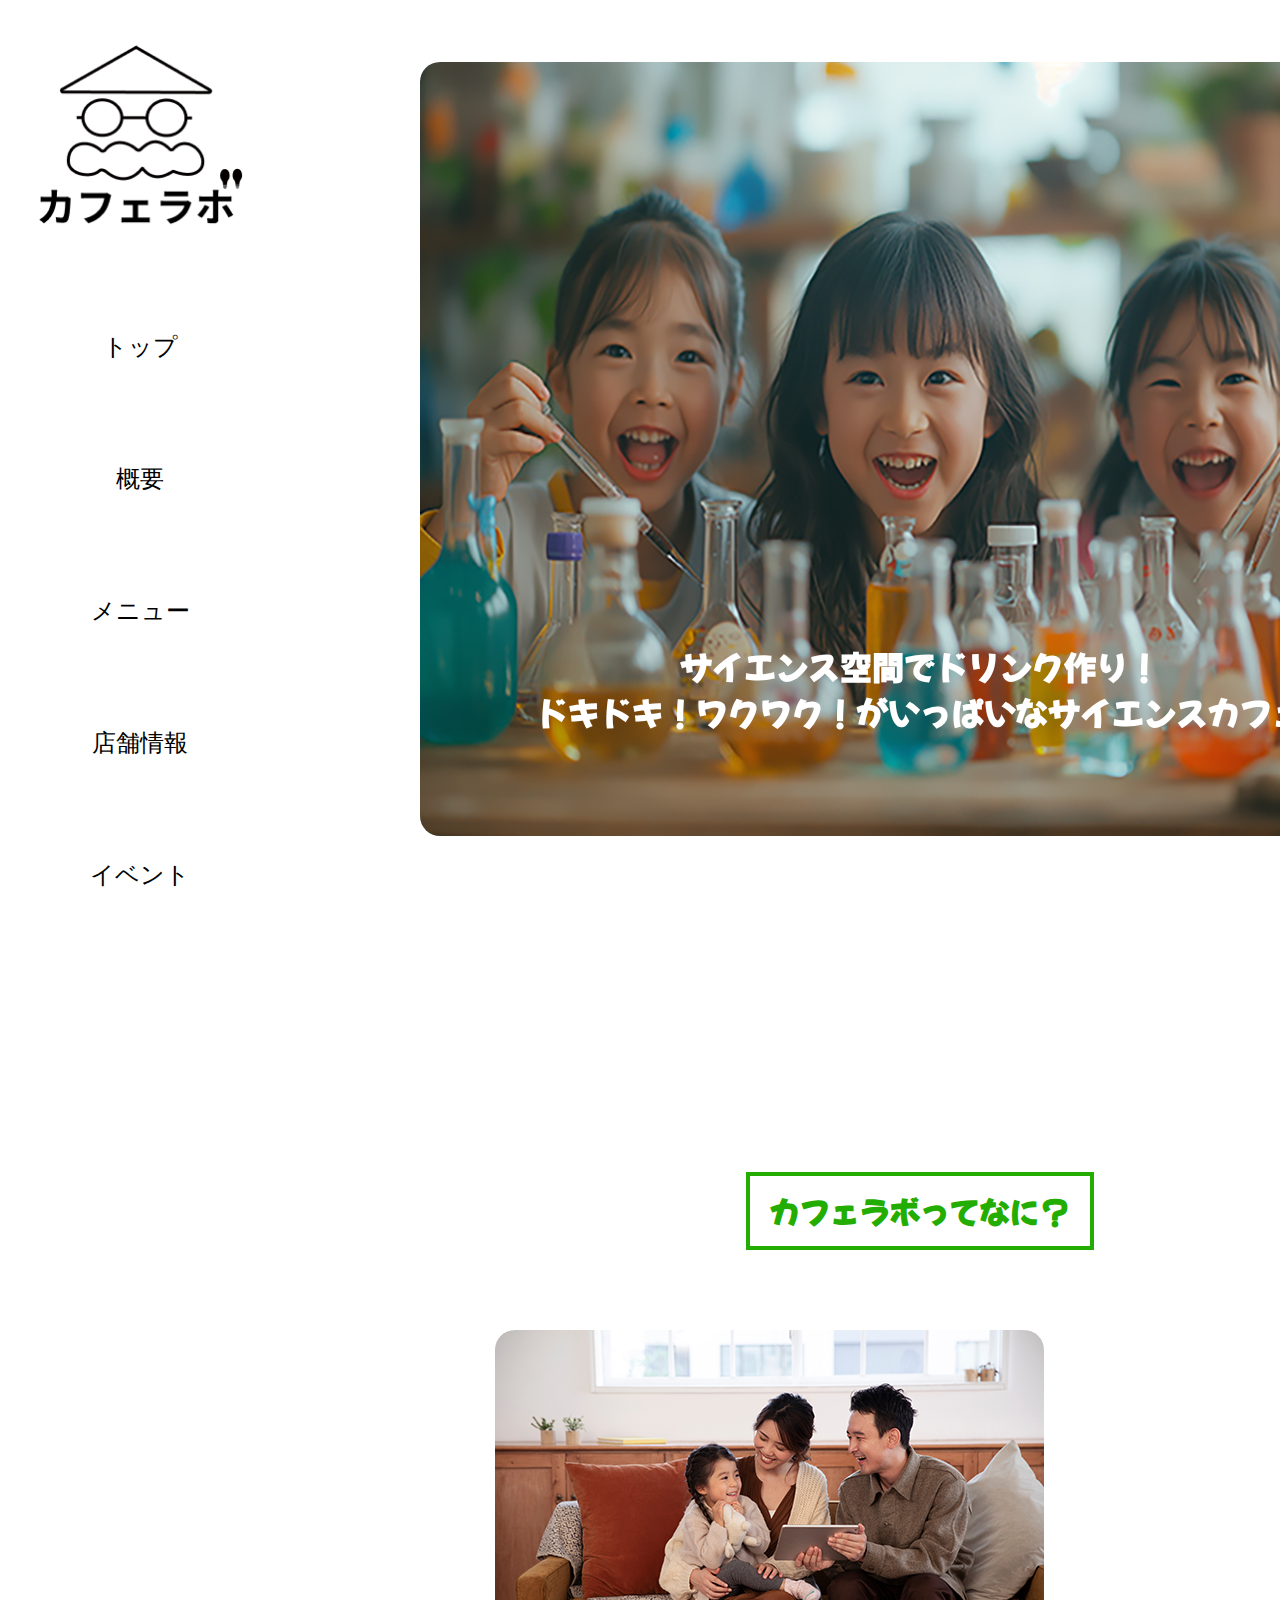
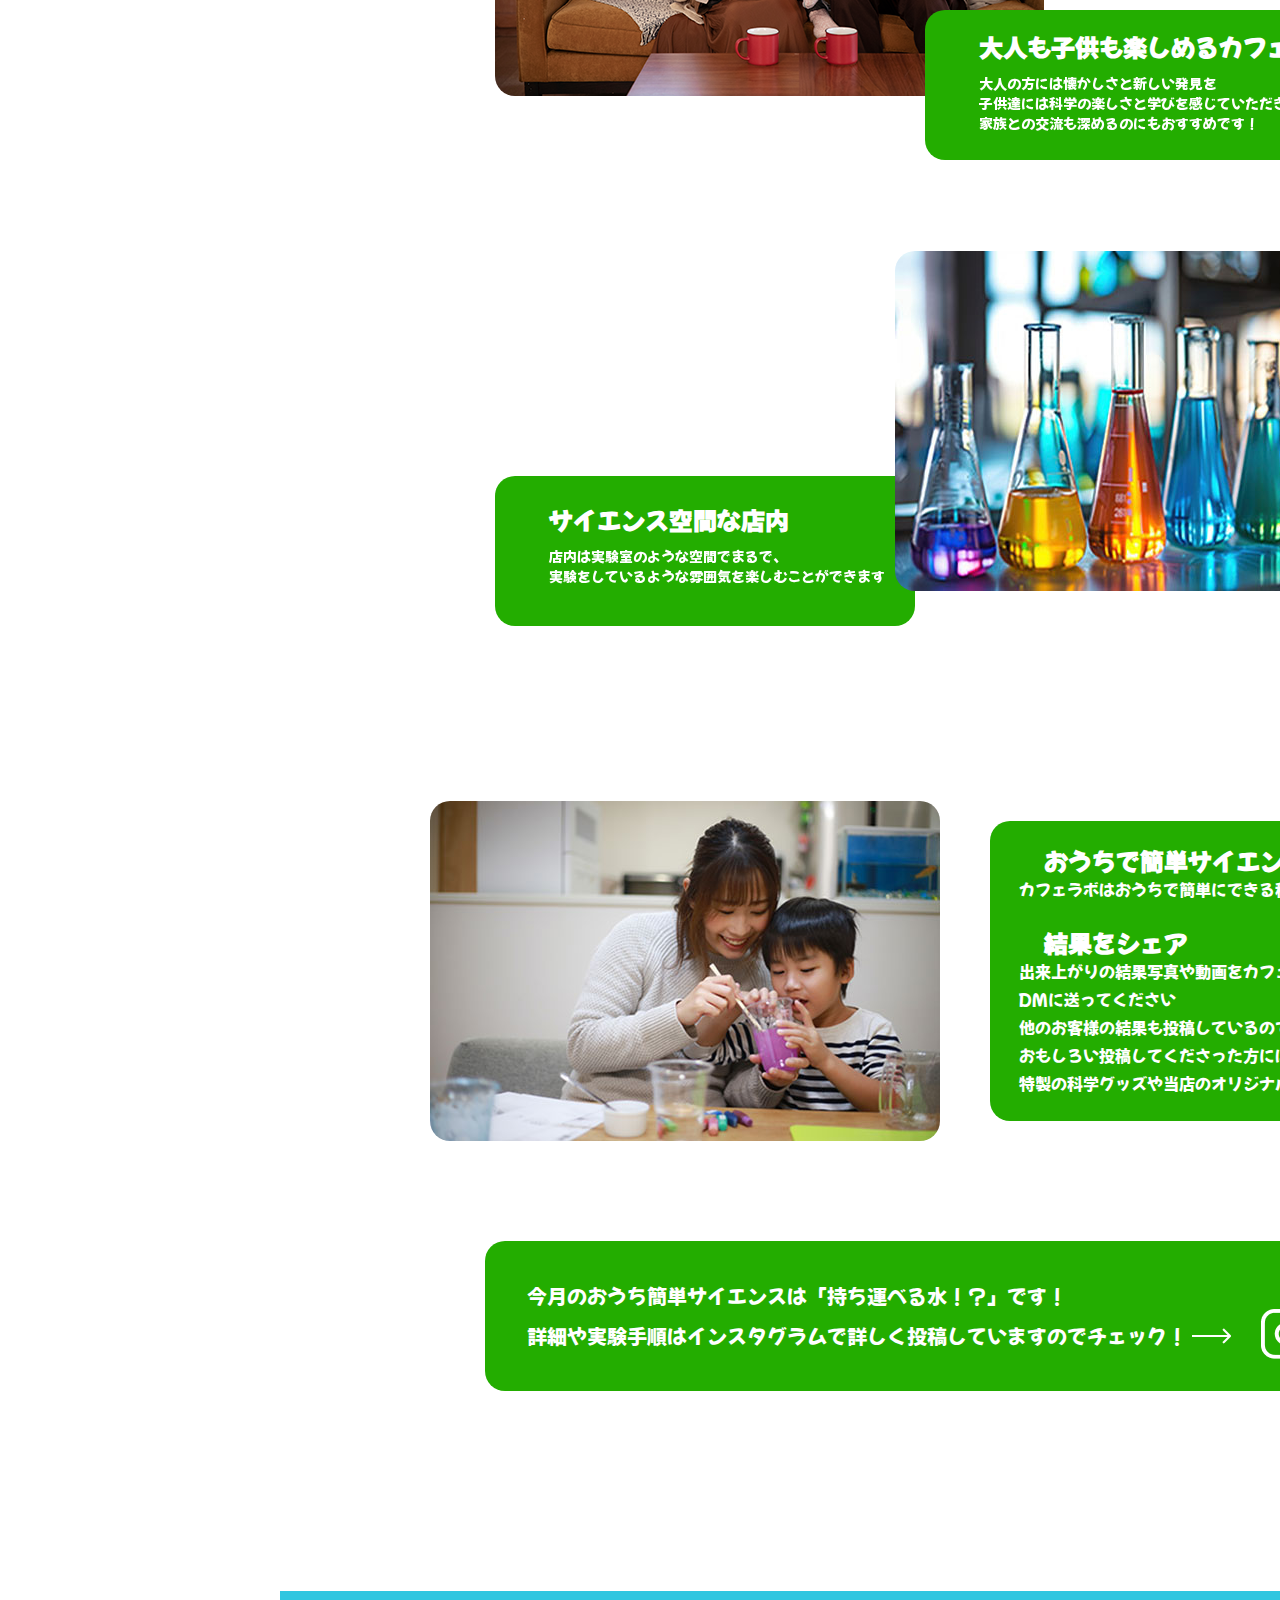
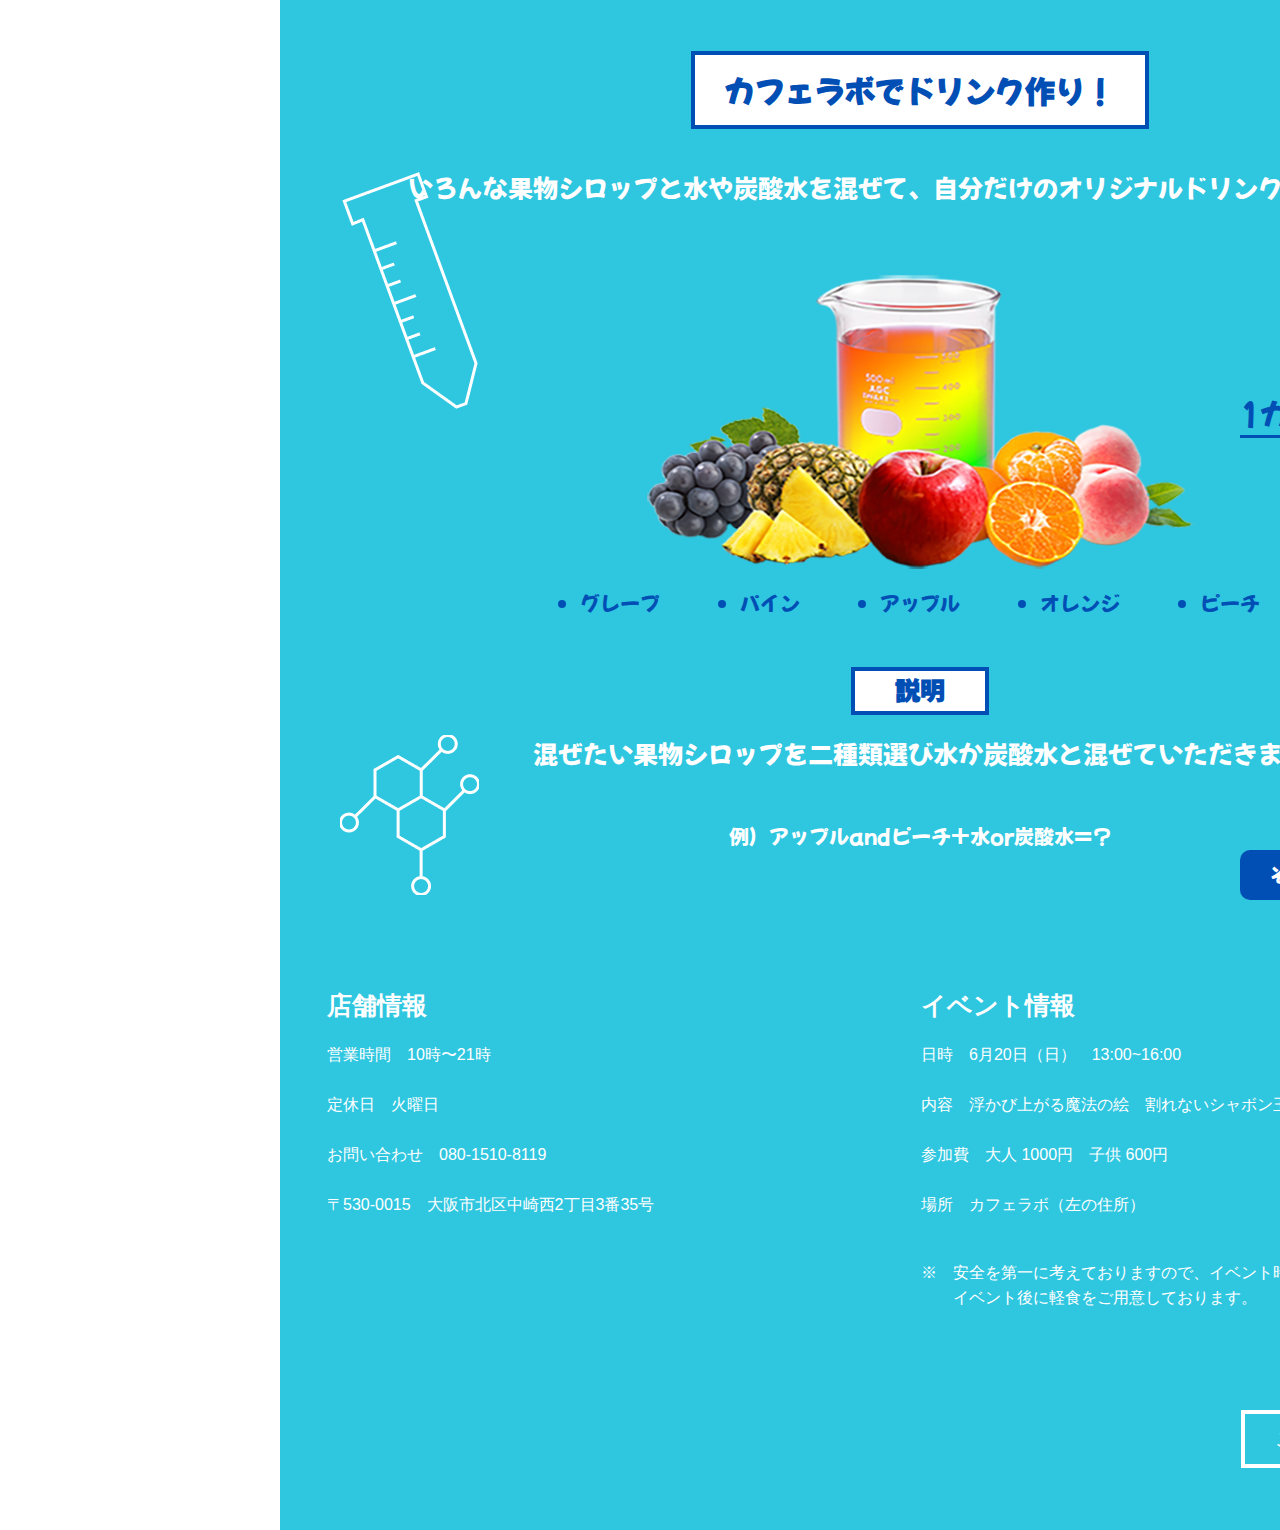
<file: index.html>
<!DOCTYPE html>
<html lang="ja">

<head>
    <meta charset="UTF-8">
    <meta name="viewport" content="width=device-width, initial-scale=1.0">

    <title>カフェラボ</title>
    <link rel="preconnect" href="https://fonts.googleapis.com">
    <link rel="preconnect" href="https://fonts.gstatic.com" crossorigin="">
    <link
        href="https://fonts.googleapis.com/css2?family=Mochiy+Pop+One&amp;display=swap&amp;_cacheOverride=1721039610474"
        rel="stylesheet">
    <link rel="stylesheet" href="css/index.css">
</head>

<body>
    <header>
        <div id="header">
            <img class="logo" src="images/logo.png" alt="logo">
            <nav>
                <ul>
                    <a href="#main_visual">
                        <li>トップ</li>
                    </a>
                    <a href="#summary">
                        <li>概要</li>
                    </a>
                    <a href="menu.html">
                        <li>メニュー</li>
                    </a>
                    <a href="#information">
                        <li>店舗情報</li>
                    </a>
                    <a href="#event">
                        <li>イベント</li>
                    </a>
                </ul>
            </nav>
        </div>
    </header>
    <div id="main">
        <div id="main_visual">
            <img src="images/Children.png" alt="子供の写真">
            <h1>サイエンス空間でドリンク作り！<br>
                ドキドキ！ワクワク！がいっぱいなサイエンスカフェ</h1>
        </div>
        <div id="summary" class="cafelabo_wrapper">
            <h2 class="cafelab_ttl">カフェラボってなに？</h2>
            <div class="what_wrapper">
                <div class="what_content">
                    <img class="sub_media" src="images/family.png" alt="家族写真">
                    <div class="about_test about_left">
                        <h3 class="sub_title2">大人も子供も楽しめるカフェ</h3>
                        <span id="about_features">
                            <p>大人の方には懐かしさと新しい発見を<br>
                                子供達には科学の楽しさと学びを感じていただきます<br>
                                家族との交流も深めるのにもおすすめです！</p>
                        </span>
                    </div>
                </div>
                <div class="what_content">
                    <img class="inside_store" src="images/inside_store.jpeg" alt="店内">
                    <div class="about_test about_right">
                        <h3 class="sub_title">サイエンス空間な店内</h3>
                        <span id="about_features">
                            <p>店内は実験室のような空間でまるで、<br>
                                実験をしているような雰囲気を楽しむことができます</p>
                        </span>
                    </div>
                </div>
                <div class="about_home_science">
                    <img class="home_sciencelmg" src="images/house.jpeg" alt="自宅実験">
                    <div class="details_home_science">
                        <h3 class="sub_title">おうちで簡単サイエンス！</h3>
                        <p>カフェラボはおうちで簡単にできる科学実験キットを提供しています。</p>
                        <h3 class="sub_title">結果をシェア</h3>
                        <p>出来上がりの結果写真や動画をカフェラボのインスタグラムの<br>
                            DMに送ってください<br>
                            他のお客様の結果も投稿しているので、コミュ二ティ全体で楽しめます<br>
                            おもしろい投稿してくださった方には「ワクワクサイエンス賞」として<br>
                            特製の科学グッズや当店のオリジナルアイテムをプレゼントします！
                        </p>
                    </div>
                </div>
                <div class="science_month">
                    <div id="home_wrapper">
                        <p>今月のおうち簡単サイエンスは「持ち運べる水！？」です！<br>
                            詳細や実験手順はインスタグラムで詳しく投稿していますのでチェック！
                            <img src="images/arrow2.png" alt="矢印">
                        </p>
                    </div>
                    <div id="instagram">
                        <a href="https://www.instagram.com/ka.0093?igsh=MWQ2MDZsZ3ZheWRrdw%3D%3D&utm_source=qr">
                            <img src="images/instagram.png" alt="インスタグラムリンク">
                        </a>
                    </div>
                </div>
            </div>
        </div>
        <div class="drink_wrapper">
            <div id="drink_font">
                <h2 class="drink_ttl">カフェラボでドリンク作り！</h2>
            </div>
            <img class="tube" src="images/tube.png" alt="試験管">
            <p class="drink_features">
                いろんな果物シロップと水や炭酸水を混ぜて、自分だけのオリジナルドリンクをつくろう！
            </p>
            <div class="drink_price">
                <p>1カップ¥200</p>
            </div>
            <img class="drink_img" src="images/drink.png" alt="ソフトドリンク">
            <img class="beaker" src="images/picture.png" alt="ビーカー">
            <ul class="syrup">
                <li>グレープ</li>
                <li>パイン</li>
                <li>アップル</li>
                <li>オレンジ</li>
                <li>ピーチ</li>
            </ul>
            <h3 class="explanation">説明</h3>
            <img class="virus" src="images/virus.png" alt="化学記号">
            <div class="drink_features">
                <p>混ぜたい果物シロップを二種類選び水か炭酸水と混ぜていただきます</p>
            </div>
            <div class="drink_mix">
                <p>例）アップルandピーチ+水or炭酸水=？</p>
            </div>
            <a href="menu.html">
                <div class="other_menus">
                    <p>その他メニュー</p>
                </div>
            </a>
        </div>
        <div class="information_wrappr">
            <div id="information" id="shop_information">
                <h3 class="information_ttl">店舗情報</h3>
                <p>営業時間　10時〜21時</p>
                <p>定休日　火曜日</p>
                <p>お問い合わせ　080-1510-8119</p>
                <p>〒530-0015　大阪市北区中崎西2丁目3番35号</p>
                <iframe
                    src="https://www.google.com/maps/embed?pb=!1m18!1m12!1m3!1d3924.937327959442!2d135.5000046506077!3d34.70518872726857!2m3!1f0!2f0!3f0!3m2!1i1024!2i768!4f13.1!3m3!1m2!1s0x6000e69449e0775d%3A0x9dffc5eb4ec5cedf!2zRUND44Kz44Oz44OU44Ol44O844K_5bCC6ZaA5a2m5qCh!5e0!3m2!1sja!2sjp!4v1720968419013!5m2!1sja!2sjp"
                    width="500" height="280" style="border:0;" allowfullscreen="" loading="lazy"
                    referrerpolicy="no-referrer-when-downgrade">
                </iframe>
            </div>
            <div id="event" id="event_information">
                <h3 class="information_ttl">イベント情報</h3>
                <p>日時　6月20日（日）　13:00~16:00</p>
                <p>内容　浮かび上がる魔法の絵　割れないシャボン玉</p>
                <p>参加費　大人 1000円　子供 600円</p>
                <p>場所　カフェラボ（左の住所）</p>
                <p id="caution">※　安全を第一に考えておりますので、イベント時のルールは必ずお守りください<br>
                    　　イベント後に軽食をご用意しております。
                </p>
                <div id="event_form">
                    <p>ご予約はこちら</p>
                </div>
            </div>
        </div>
    </div>

</body>

</html>
</file>
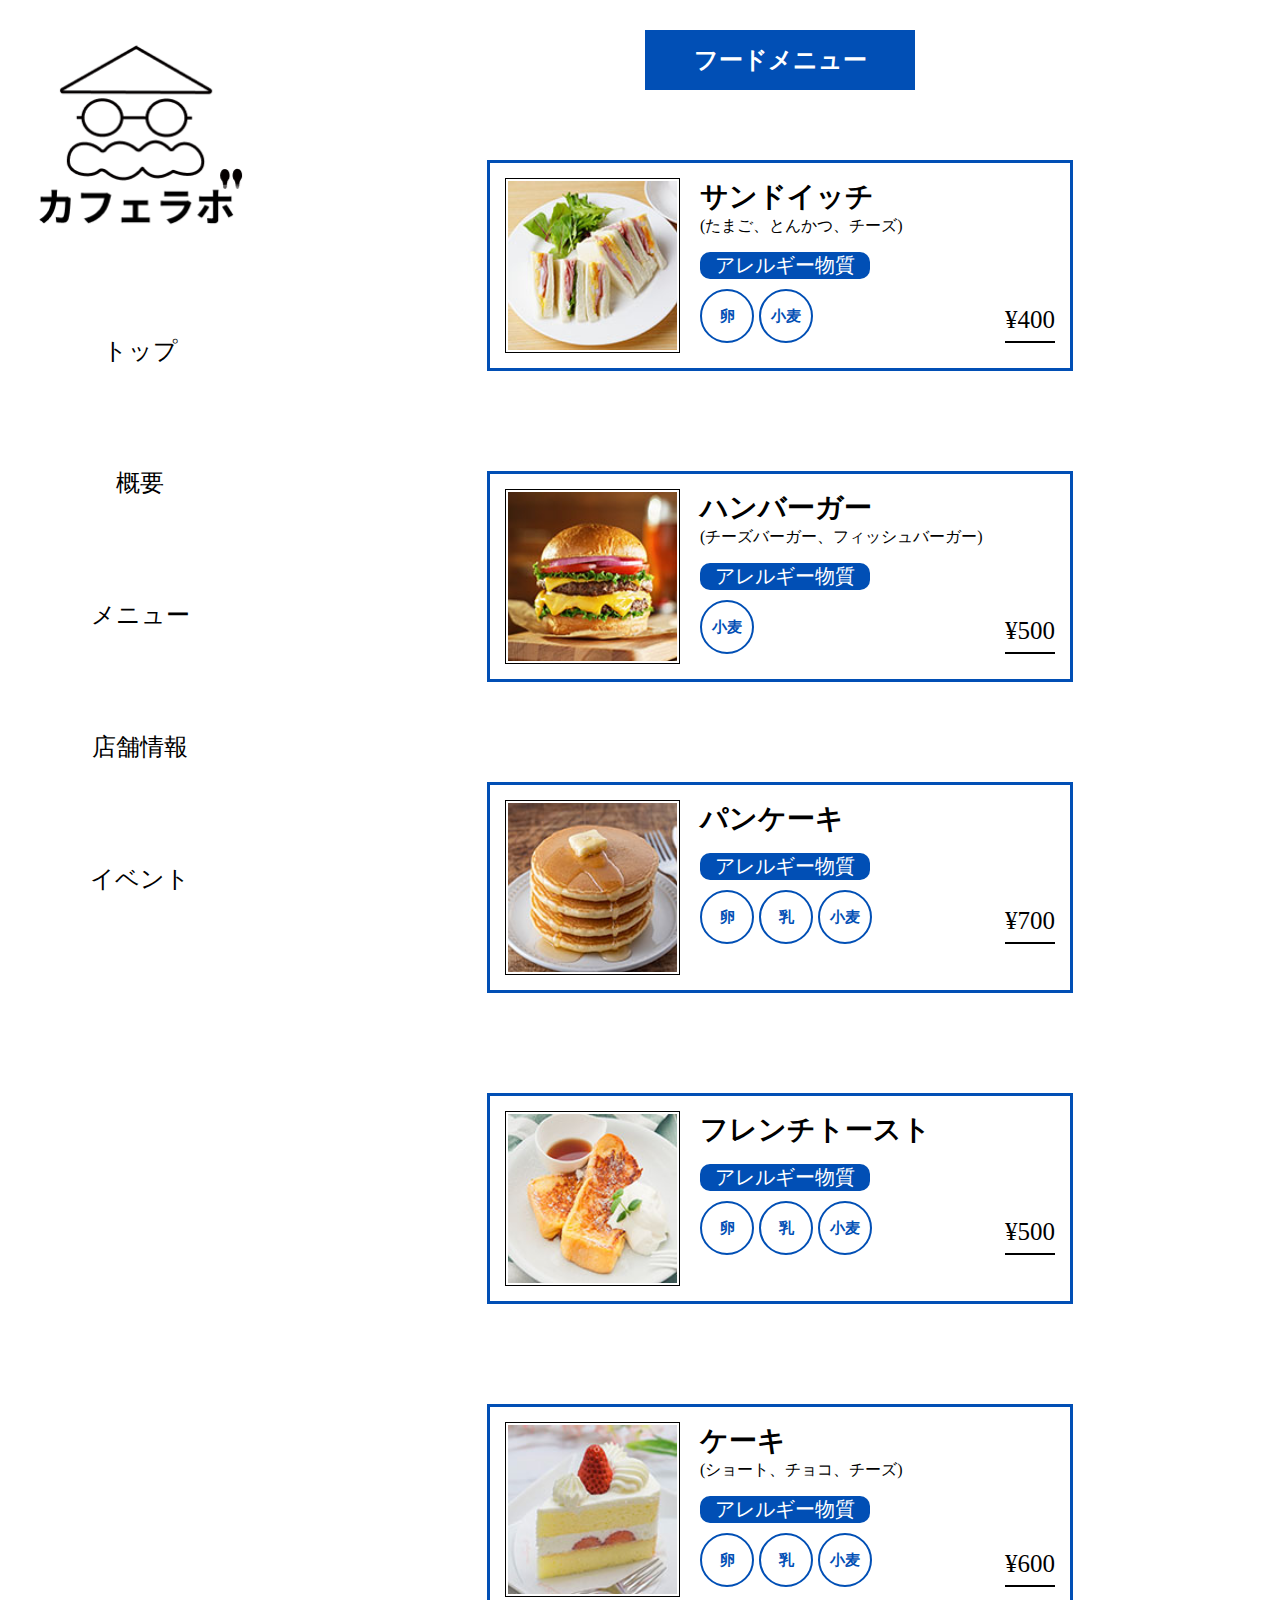
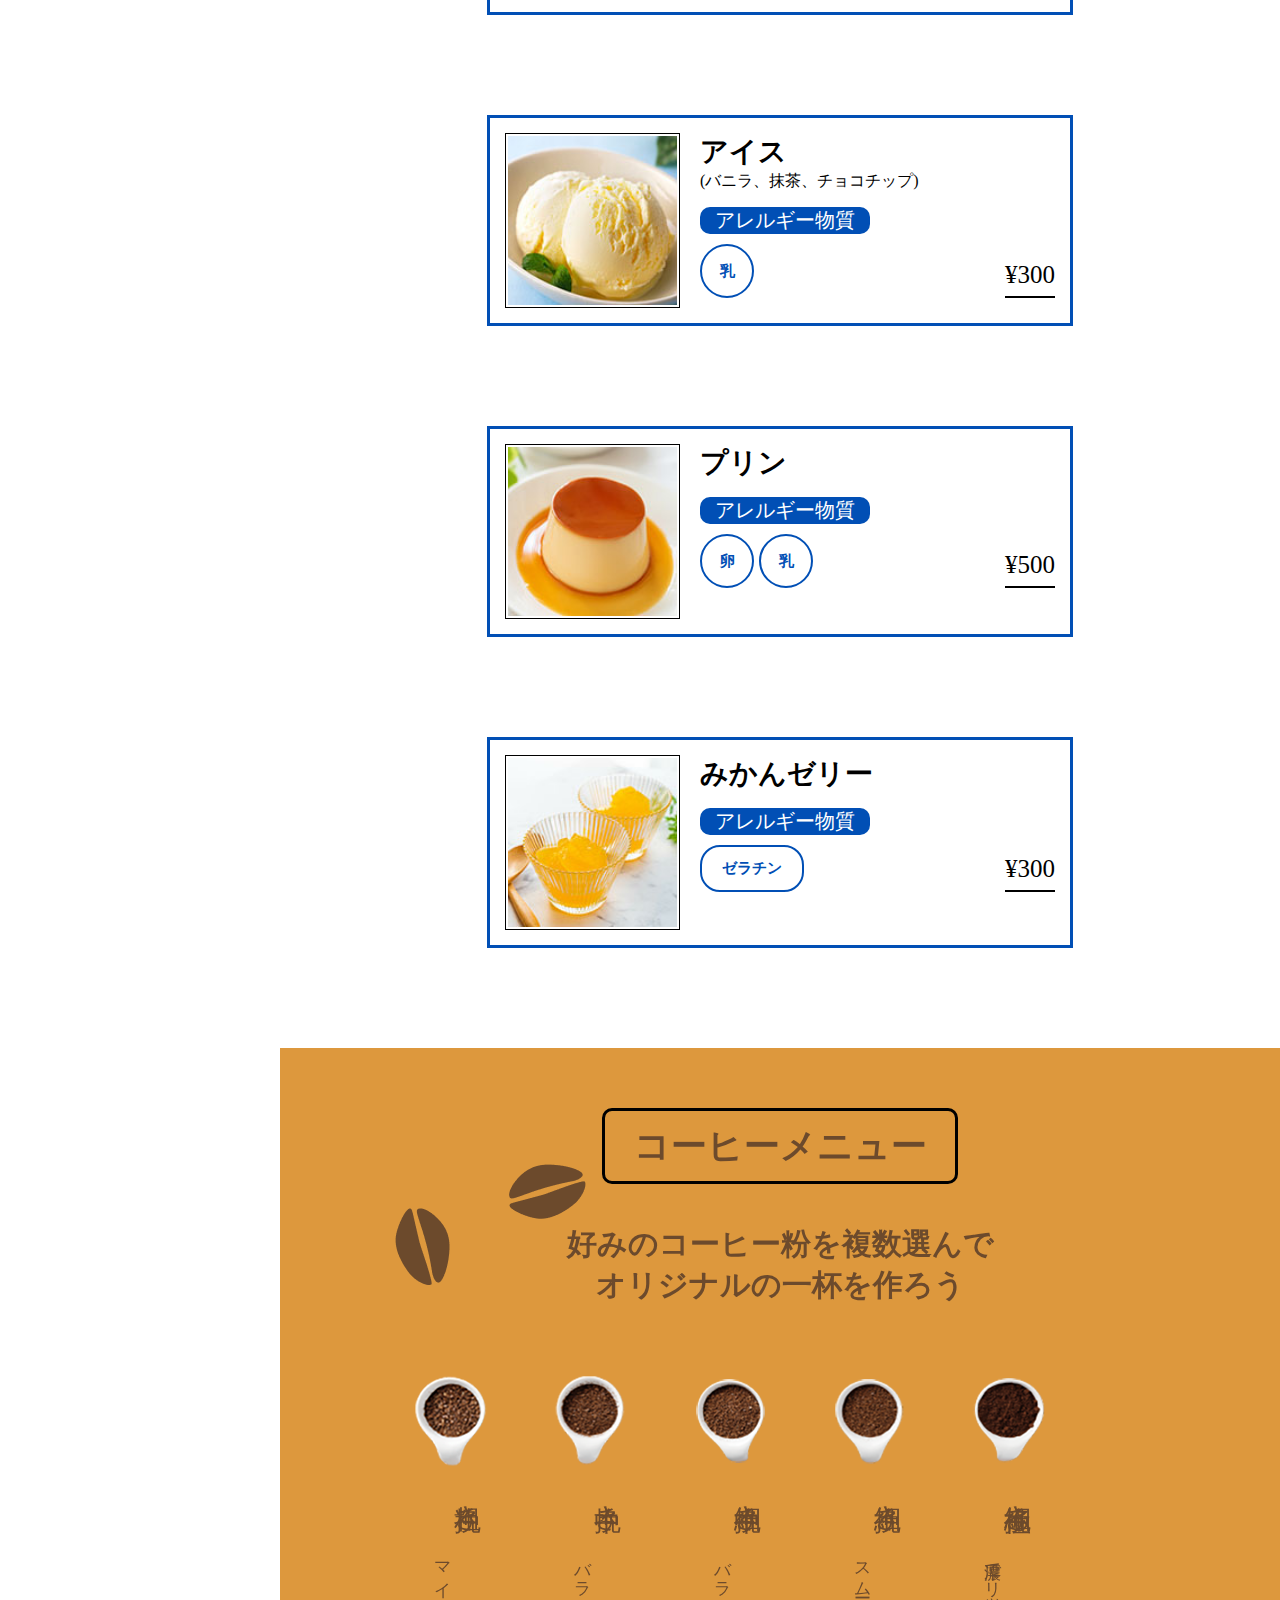
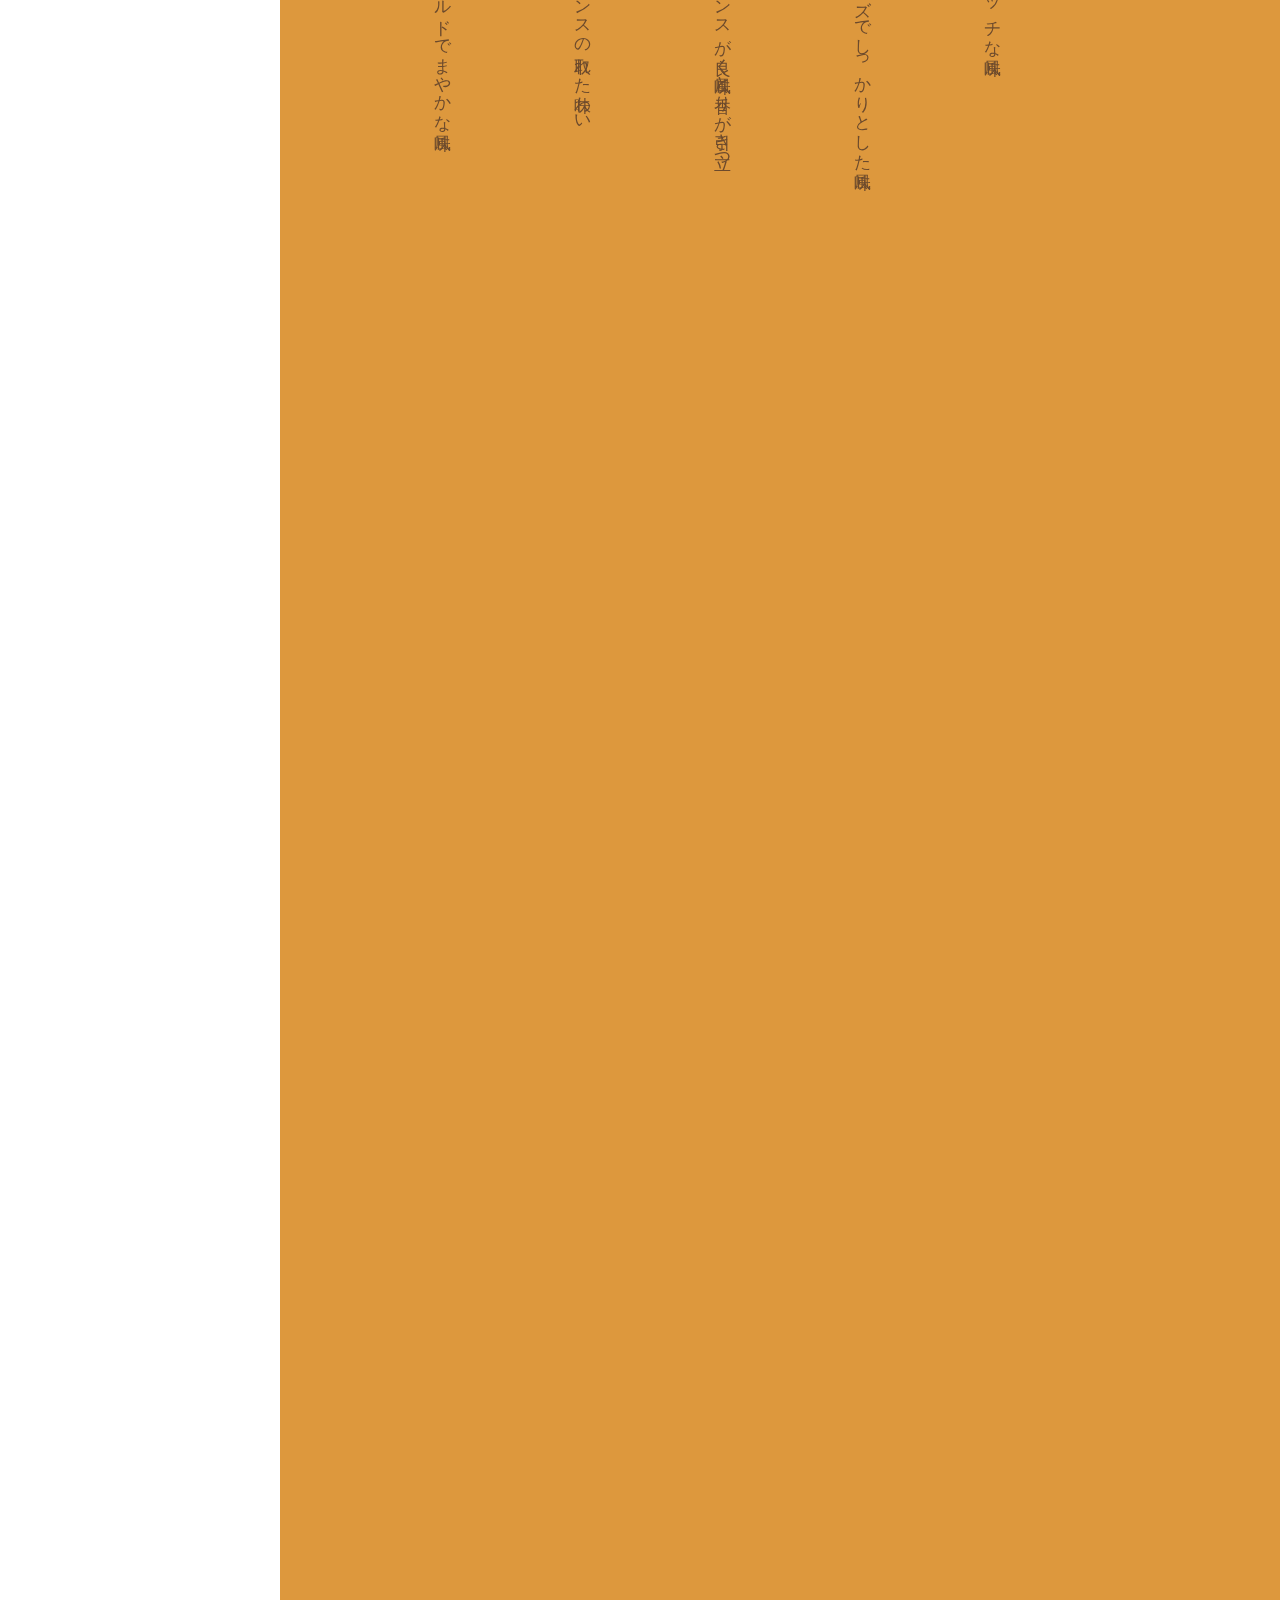
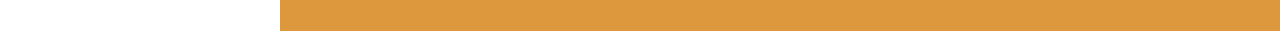
<file: menu.html>
<!DOCTYPE html>
<html lang="ja">

<head>
    <meta charset="UTF-8">
    <meta name="viewport" content="width=device-width, initial-scale=1.0">
    <title>その他メニュー</title>
</head>


<title>カフェラボ</title>
<link rel="preconnect" href="https://fonts.googleapis.com">
<link rel="preconnect" href="https://fonts.gstatic.com" crossorigin="">
<link href="https://fonts.googleapis.com/css2?family=Mochiy+Pop+One&amp;display=swap&amp;_cacheOverride=1721039610474"
    rel="stylesheet">
<link rel="stylesheet" href="css/menu.css">
</head>

<body>
    <header>
        <div id="header">
            <h1><img class="logo" src="images/logo.png" alt="logo"></h1>
            <nav>
                <ul>
                    <a href="index.html">
                        <li>トップ</li>
                    </a>
                    <a href="index.html">
                        <li>概要</li>
                    </a>
                    <a href="menu.html">
                        <li>メニュー</li>
                    </a>
                    <a href="#information">
                        <li>店舗情報</li>
                    </a>
                    <a href="#event">
                        <li>イベント</li>
                    </a>
                </ul>
            </nav>
        </div>
    </header>
    <div class="main">
        <div class="food_ttl">
            <h2>フードメニュー</h2>
        </div>
        <div class="food_coherence">
            <div class="food_wrapper">
                <img class="photo" src="images/sandwich.jpeg" alt="サンドイッチ">
                <div class="about_food">
                    <h2 class="sub_title">サンドイッチ</h2>
                    <p>(たまご、とんかつ、チーズ)</p>
                    <p class="allergy_wrapper">アレルギー物質</p>
                    <div class="allergy_content">
                        <div class="allergy">
                            <p>卵</p>
                        </div>
                        <div class="allergy">
                            <p>小麦</p>
                        </div>
                        <p class="food_yen">&yen;400</p>
                    </div>
                </div>
            </div>
            <div class="food_wrapper">
                <img class="photo" src="images/hamburger.jpeg" alt="ハンバーガー">
                <div class="about_food">
                    <h2 class="sub_title">ハンバーガー</h2>
                    <p>(チーズバーガー、フィッシュバーガー)</p>
                    <p class="allergy_wrapper">アレルギー物質</p>
                    <div class="allergy_content">
                        <div class="allergy">
                            <p>小麦</p>
                        </div>
                        <p class="food_yen">&yen;500</p>
                    </div>
                </div>
            </div>
        </div>
        <div class="food_coherence">
            <div class="food_wrapper">
                <img class="photo" src="images/pancake.jpeg" alt="パンケーキ">
                <div class="about_food">
                    <h2 class="sub_title">パンケーキ</h2>
                    <p class="allergy_wrapper">アレルギー物質</p>
                    <div class="allergy_content">
                        <div class="allergy">
                            <p>卵</p>
                        </div>
                        <div class="allergy">
                            <p>乳</p>
                        </div>
                        <div class="allergy">
                            <p>小麦</p>
                        </div>
                        <p class="food_yen">&yen;700</p>
                    </div>
                </div>
            </div>
            <div class="food_wrapper">
                <img class="photo" src="images/toast.jpeg" alt="フレンチトースト">
                <div class="about_food">
                    <h2 class="sub_title">フレンチトースト</h2>
                    <p class="allergy_wrapper">アレルギー物質</p>
                    <div class="allergy_content">
                        <div class="allergy">
                            <p>卵</p>
                        </div>
                        <div class="allergy">
                            <p>乳</p>
                        </div>
                        <div class="allergy">
                            <p>小麦</p>
                        </div>
                        <p class="food_yen">&yen;500</p>
                    </div>
                </div>
            </div>
        </div>
        <div class="food_coherence">
            <div class="food_wrapper">
                <img class="photo" src="images/cake.jpeg" alt="ケーキ">
                <div class="about_food">
                    <h2 class="sub_title">ケーキ</h2>
                    <p>(ショート、チョコ、チーズ)</p>
                    <p class="allergy_wrapper">アレルギー物質</p>
                    <div class="allergy_content">
                        <div class="allergy">
                            <p>卵</p>
                        </div>
                        <div class="allergy">
                            <p>乳</p>
                        </div>
                        <div class="allergy">
                            <p>小麦</p>
                        </div>
                        <p class="food_yen">&yen;600</p>
                    </div>
                </div>
            </div>
            <div class="food_wrapper">
                <img class="photo" src="images/ice.jpeg" alt="アイス">
                <div class="about_food">
                    <h2 class="sub_title">アイス</h2>
                    <p>(バニラ、抹茶、チョコチップ)</p>
                    <p class="allergy_wrapper">アレルギー物質</p>
                    <div class="allergy_content">
                        <div class="allergy">
                            <p>乳</p>
                        </div>
                        <p class="food_yen">&yen;300</p>
                    </div>
                </div>
            </div>
        </div>
        <div class="food_coherence">
            <div class="food_wrapper">
                <img class="photo" src="images/purin.jpeg" alt="プリン">
                <div class="about_food">
                    <h2 class="sub_title">プリン</h2>
                    <p class="allergy_wrapper">アレルギー物質</p>
                    <div class="allergy_content">
                        <div class="allergy">
                            <p>卵</p>
                        </div>
                        <div class="allergy">
                            <p>乳</p>
                        </div>
                        <p class="food_yen">&yen;500</p>
                    </div>
                </div>
            </div>
            <div class="food_wrapper">
                <img class="photo" src="images/jello.jpeg" alt="ゼリー">
                <div class="about_food">
                    <h2 class="sub_title">みかんゼリー</h2>
                    <p class="allergy_wrapper">アレルギー物質</p>
                    <div class="allergy_content">
                        <div id="allergy_jello">
                            <p>ゼラチン</p>
                        </div>
                        <p class="food_yen">&yen;300</p>
                    </div>
                </div>
            </div>
        </div>
        <div class="coffee_menu">
            <div class="coffee_ttl">
                <h2>コーヒーメニュー</h2>
            </div>
            <div class="coffee_subttl">
                <p>好みのコーヒー粉を複数選んで</p>
                <p>オリジナルの一杯を作ろう</p>
            </div>
            <img id="beans1" src="images/beans1.png" alt="コーヒー豆イラスト">
            <img id="beans2" src="images/beans2.png" alt="コーヒー豆イラスト">
            <div class="blend_wrapper">
                <div class="drink_wrapper">
                    <div class="coffee_wrapper">
                        <img src="images/arabiki.png" alt="粗挽き">
                        <p class="coffee_blend">粗挽き<br>
                            <span class="about_coffee">マイルドでまやかな風味</span>
                        </p>
                    </div>
                    <div class="coffee_wrapper">
                        <img src="images/nakabiki.png" alt="中挽き">
                        <p class="coffee_blend">中挽き<br>
                            <span class="about_coffee">バランスの取れた味わい</span>
                        </p>
                    </div>
                    <div class="coffee_wrapper">
                        <img src="images/nakahoso.png" alt="中細挽き">
                        <p class="coffee_blend">中細挽き<br>
                            <span class="about_coffee">バランスが良く風味と香りが引き立つ</span>
                        </p>
                    </div>
                    <div class="coffee_wrapper">
                        <img src="images/hosobiki.png" alt="細挽き">
                        <p class="coffee_blend">細挽き<br>
                            <span class="about_coffee">スムーズでしっかりとした風味</span>
                        </p>
                    </div>
                    <div class="coffee_wrapper">
                        <img src="images/gokuhoso.png" alt="極細挽き">
                        <p class="coffee_blend">極細挽き<br>
                            <span class="about_coffee">濃厚でリッチな風味</span>
                        </p>
                    </div>
                </div>
                <div class="explanation_wrapper">
                    <h3 class="explanation_ttl">説明</h3>
                    <p>粗挽き〜極細挽きの混ぜたい</p>
                    <p>他種類のコーヒー粉をブレンドしてもらい</p>
                    <p>自分好みのコーヒーを作っていただきます</p>
                    <h3 class="explanation_ttl">ブレンド方法</h3>
                    <p>1.混ぜたいコーヒー豆を選ぶ</p>
                    <p>2.選んだ複数のコーヒー豆を器具でブレンドする</p>
                    <p>3.自分好みのコーヒー完成！</p>
                </div>
            </div>
            <div class="blend_wrapper">
                <div class="taste_wrapper">
                    <p class="taste">薄い<br>あっさり</p>
                    <img id="arrow" src="images/arrow.png" alt="矢印">
                    <p class="taste">濃い<br>にが味</p>
                </div>
                <div class="yen_wrapper">
                    <p>1カップ¥200</p>
                </div>
            </div>
            <img id="beans3" src="images/beans3.png" alt="コーヒー豆イラスト">
        </div>
        <div class="information_wrappr">
            <div id="information" id="shop_information">
                <h3 class="information_ttl">店舗情報</h3>
                <p>営業時間　10時〜21時</p>
                <p>定休日　火曜日</p>
                <p>お問い合わせ　080-1510-8119</p>
                <p>〒530-0015　大阪市北区中崎西2丁目3番35号</p>
                <iframe
                    src="https://www.google.com/maps/embed?pb=!1m18!1m12!1m3!1d3924.937327959442!2d135.5000046506077!3d34.70518872726857!2m3!1f0!2f0!3f0!3m2!1i1024!2i768!4f13.1!3m3!1m2!1s0x6000e69449e0775d%3A0x9dffc5eb4ec5cedf!2zRUND44Kz44Oz44OU44Ol44O844K_5bCC6ZaA5a2m5qCh!5e0!3m2!1sja!2sjp!4v1720968419013!5m2!1sja!2sjp"
                    width="500" height="280" style="border:0;" allowfullscreen="" loading="lazy"
                    referrerpolicy="no-referrer-when-downgrade">
                </iframe>
            </div>
            <div id="event" id="event_information">
                <h3 class="information_ttl">イベント情報</h3>
                <p><span class="">日時</span>　6月20日（日）　13:00~16:00</p>
                <p>内容　浮かび上がる魔法の絵　割れないシャボン玉</p>
                <p>参加費　大人 1000円　子供 600円</p>
                <p>場所　カフェラボ（左の住所）</p>
                <p id="caution">※　安全を第一に考えておりますので、イベント時のルールは必ずお守りください<br>
                    　　イベント後に軽食をご用意しております。
                </p>
                <div id="event_form">
                    <p>ご予約はこちら</p>
                </div>
            </div>
        </div>



    </div>
</body>

</html>
</file>
<file: css/index.css>
* {
    margin: 0%;
    padding: 0%;
    scroll-behavior: smooth;
}

#header {
    width: 280px;
    height: 100%;
    position: fixed;
    background-color: #FFF;
    display: block;
}

body {
    display: flex;
    width: 100%;
}

.logo {
    padding: 44.61px 36.88px 48.11px 36px;
}

#header img {
    width: 207.17px;
    height: 184.27px;
}

a {
    text-decoration: none;
    color: black;
    display: block;
}

#header li {
    font-size: 24px;
    text-align: center;
    width: 280px;
    padding: 50px 0;
}

#header li:hover {
    background-color: #014fb5;
}

#header a:hover {
    color: #fff;
}

#main {

    margin-left: 280px;
    width: fit-content;
    font-family: "Mochiy Pop One", sans-serif;
    font-weight: 400;
    font-style: normal;
    height: auto;
    width: 100%;
}

#main_visual {
    display: flex;
    justify-content: center;
    align-items: center;
    width: 100%;
    flex-direction: column;
    position: relative;
    margin-top: 62px;
    margin-bottom: 21rem;
}

h1 {
    color: #ffffff;
    text-align: center;
    width: 795px;
    position: absolute;
    margin-top: 30rem;
}


#main_visual img {
    border-radius: 20px;
}

.cafelab_ttl {
    color: #23AD00;
    background-color: #FFF;
    width: 340px;
    height: 70px;
    margin: 0 auto 80px;
    border: 4px solid #23AD00;
    text-align: center;
    line-height: 70px;
    font-size: 30px;
}


.what_wrapper {
    position: relative;
}

.what_content {
    width: 850px;
    margin: 0 auto;
    position: relative;
}

.sub_media {
    border-radius: 20px;
}

.about_test {
    font-size: 24px;
    background-color: #23AD00;
    width: 420px;
    height: 150px;
    border-radius: 20px;
    color: #FFF;
    position: absolute;
    text-align: left;
}

.sub_title {
    font-size: 24px;
    margin-top: 26px;
    margin-left: 54px;
    display: flex;
    justify-content: flex-start;
}

.sub_title2 {
    font-size: 24px;
    margin-top: 19px;
    display: flex;
    justify-content: center;
}

.details_home_science p {
    display: flex;
    justify-content: center;
}

#about_features {
    font-size: 14px;
    position: absolute;
    margin-bottom: 27px;
    margin-left: 54px;
    margin-top: 9px;
}

.about_left {
    position: absolute;
    top: 280px;
    left: 430px;
}

.inside_store {
    position: absolute;
    border-radius: 20px;
    margin-top: 150px;
    left: 400px;
    z-index: 1;
}

.about_right {
    position: absolute;
    top: 375px;
}

.about_home_science {
    display: flex;
    position: relative;
    top: 700px;
    margin: 0 auto 0;
}

.home_sciencelmg {
    border-radius: 20px;
    margin-left: 150px;
}

.details_home_science {
    background-color: #23AD00;
    width: 600px;
    height: 300px;
    border-radius: 20px;
    color: #FFF;
    margin-top: 20px;
    margin-left: 50px;
    line-height: 28px;
}


.science_month {
    display: flex;
    align-items: center;
    justify-content: center;
    background-color: #23AD00;
    width: 870px;
    height: 150px;
    border-radius: 20px;
    margin: 800px auto 200px;
}

#home_wrapper {
    color: #FFF;
    font-size: 20px;
    line-height: 40px;
}

#instagram {
    margin-top: 40px;
    margin-left: 30px;
}

.drink_wrapper {
    background: #2FC6E0;
    width: 100%;
    padding-top: 30px;
    position: relative;
}

.drink_ttl {
    font-size: 30px;
    color: #014fb5;
    background-color: #FFF;
    width: 450px;
    height: 70px;
    margin: 30px auto 40px;
    border: 4px solid #014fb5;
    text-align: center;
    line-height: 70px;
}

.drink_features {
    color: #fff;
    font-size: 25px;
    text-align: center;
    margin-bottom: 50px;
}

.drink_price {
    color: #014fb5;
    font-size: 30px;
    border-bottom: 3px solid #014fb5;
    position: absolute;
    left: 75%;
    top: 400px;
}

.drink_img {
    margin: 0 auto 0;
    display: flex;
    justify-content: center;
}

.syrup {
    color: #014fb5;
    font-size: 20px;
    display: flex;
    justify-content: center;

}

.syrup li {
    margin: 0 40px 0;
}

.explanation {
    font-size: 25px;
    text-align: center;
    margin: 50px auto 20px;
    color: #014fb5;
    background: #FFF;
    width: 130px;
    height: 40px;
    border: 4px solid #014fb5;
}

.virus {
    position: absolute;
    left: 60px;
}

.drink_mix {
    text-align: center;
    color: #ffffff;
    font-size: 20px;
    margin-top: 40px;
}

.tube {
    position: absolute;
    left: 60px;
}

.beaker {
    position: absolute;
    left: 80%;
    bottom: 80px;
}

.other_menus {
    color: #ffffff;
    font-size: 20px;
    background: #014fb5;
    width: 200px;
    height: 50px;
    text-align: center;
    line-height: 50px;
    border-radius: 10px;
    margin-left: 75%;
}

.information_wrappr {
    background: #2FC6E0;
    color: #FFF;
    font-family: "Noto Sans JP", sans-serif;
    line-height: 50px;
    display: flex;
    justify-content: space-around;
    padding-top: 80px;
}

.information_ttl {
    font-size: 25px;
}

#caution {
    line-height: 25px;
    margin: 30px 0 100px;
}

#event_form {
    font-size: 20px;
    background: #2FC6E0;
    width: 200px;
    height: 50px;
    border: 4px solid #FFF;
    line-height: 50px;
    text-align: center;
    margin-left: 54%;
}
</file>
<file: css/menu.css>
* {
    margin: 0%;
    padding: 0%;
    scroll-behavior: smooth;

}


#header {
    width: 280px;
    height: 100%;
    position: fixed;
    background-color: #FFF;
}

.logo {
    padding: 44.61px 36.88px 48.11px 36px;
}

#header img {
    width: 207.17px;
    height: 184.27px;
}

a {
    text-decoration: none;
    color: black;
    display: block;
}

#header li {
    font-size: 24px;
    text-align: center;
    width: 280px;
    padding: 50px 0;
}

#header li:hover {
    background-color: #014fb5;
}

#header a:hover {
    color: #fff;
}

.main {
    margin-left: 280px;
}

.food_ttl {
    color: #FFF;
    font-size: 30;
    background: #014fb5;
    width: 270px;
    height: 60px;
    text-align: center;
    line-height: 60px;
    margin: 0 auto 0;
    transform: translateY(30px);
}

.food_coherence {
    display: flex;
    flex-wrap: wrap;
}

.food_wrapper {
    display: flex;
    border: 3px solid #014fb5;
    width: 550px;
    height: 175px;
    padding: 15px;
    margin: 100px auto 0;
}

.photo {
    padding: 2px;
    border: 1px solid #000;
}

.about_food {
    margin-left: 20px;
    width: 100%;

}

.sub_title {
    font-size: 28px;
}

.allergy_wrapper {
    font-size: 20px;
    color: #FFF;
    background: #014fb5;
    border-radius: 10px;
    width: 170px;
    height: auto;
    text-align: center;
    margin-top: 15px;
}

.allergy_content {
    display: flex;
    margin-top: 10px;
    position: relative;

}

.allergy {
    background: #FFF;
    border: 2px solid #014fb5;
    border-radius: 50%;
    padding: 10px;
    width: 30px;
    height: 30px;
    text-align: center;
    line-height: 30px;
    margin: 0 5px 0 0;

}

.allergy p {
    font-size: 15px;
    font-weight: bold;
    color: #014fb5;
}


.food_yen {
    font-size: 25px;
    width: fit-content;
    height: 35px;
    border-bottom: #000 2px solid;
    text-align: right;
    position: absolute;
    right: 0;
    bottom: 0;
}

#allergy_jello {
    font-size: 15px;
    font-weight: bold;
    color: #014fb5;
    border: 2px solid #014fb5;
    border-radius: 20px;
    padding: 12px 20px;
}

.coffee_menu {
    margin-top: 100px;
    padding: 30px 0 60px;
    background: #DD983D;
    color: #6C4A2C;
    position: relative;
}

.coffee_ttl {
    font-size: 24px;
    background: #DD983D;
    width: 350px;
    height: 70px;
    border: 3px solid black;
    border-radius: 10px;
    text-align: center;
    line-height: 70px;
    margin: 30px auto 40px;
}

.coffee_subttl {
    text-align: center;
    font-size: 30px;
    font-weight: bold;
}

#beans1 {
    position: absolute;
    left: 100px;
    top: 100px;
}

#beans2 {
    position: absolute;
    left: 1100px;
    top: 130px;
}

.blend_wrapper {
    display: flex;
}

.drink_wrapper {
    display: flex;
    margin: 70px 60px 0 85px;
}


.coffee_wrapper {
    display: flex;
    writing-mode: vertical-rl;
    text-orientation: upright;
    position: relative;
    margin-left: 50px;
}

.coffee_blend {
    font-size: 27px;
    margin-top: 20px;
    line-height: 25px;
    margin-right: 15px;
}

.about_coffee {
    font-size: 17px;
    margin-top: 65px;
}

.explanation_wrapper {
    margin: 70px 0 0 70px;
    line-height: 35px;
}

.explanation_wrapper p {
    font-size: 20px;
}

.explanation_ttl {
    font-size: 27px;
    color: #000;
    margin-top: 50px;
    margin-bottom: 15px;
}

.taste_wrapper {
    display: flex;
    margin: 30px 0 0 160px;
}

.taste {
    font-size: 15px;
    font-weight: bold;
    line-height: 30px;
    border: 3px solid #6C4A2C;
    border-radius: 50%;
    text-align: center;
    padding: 10px;
    width: 60px;
    height: 60px;
}

#arrow {
    width: 330px;
    height: 30px;
    margin: 30px 40px 0;
}

.yen_wrapper {
    font-size: 30px;
    /* border-bottom: 3px solid #6C4A2C; */
    margin-left: 30%;
    font-weight: bold;
}

.yen_wrapper p {
    border-bottom: 3px solid #6C4A2C;
}

#beans3 {
    position: absolute;
    left: 900px;
    bottom: 30px;
}

.information_wrappr {
    background: #2FC6E0;
    color: #FFF;
    font-family: "Noto Sans JP", sans-serif;
    line-height: 50px;
    display: flex;
    justify-content: space-around;
    padding-top: 80px;
}

.information_ttl {
    font-size: 25px;
}

#caution {
    line-height: 25px;
    margin: 30px 0 100px;
}

#event_form {
    font-size: 20px;
    background: #2FC6E0;
    width: 200px;
    height: 50px;
    border: 4px solid #FFF;
    line-height: 50px;
    text-align: center;
    margin-left: 54%;
}
</file>
